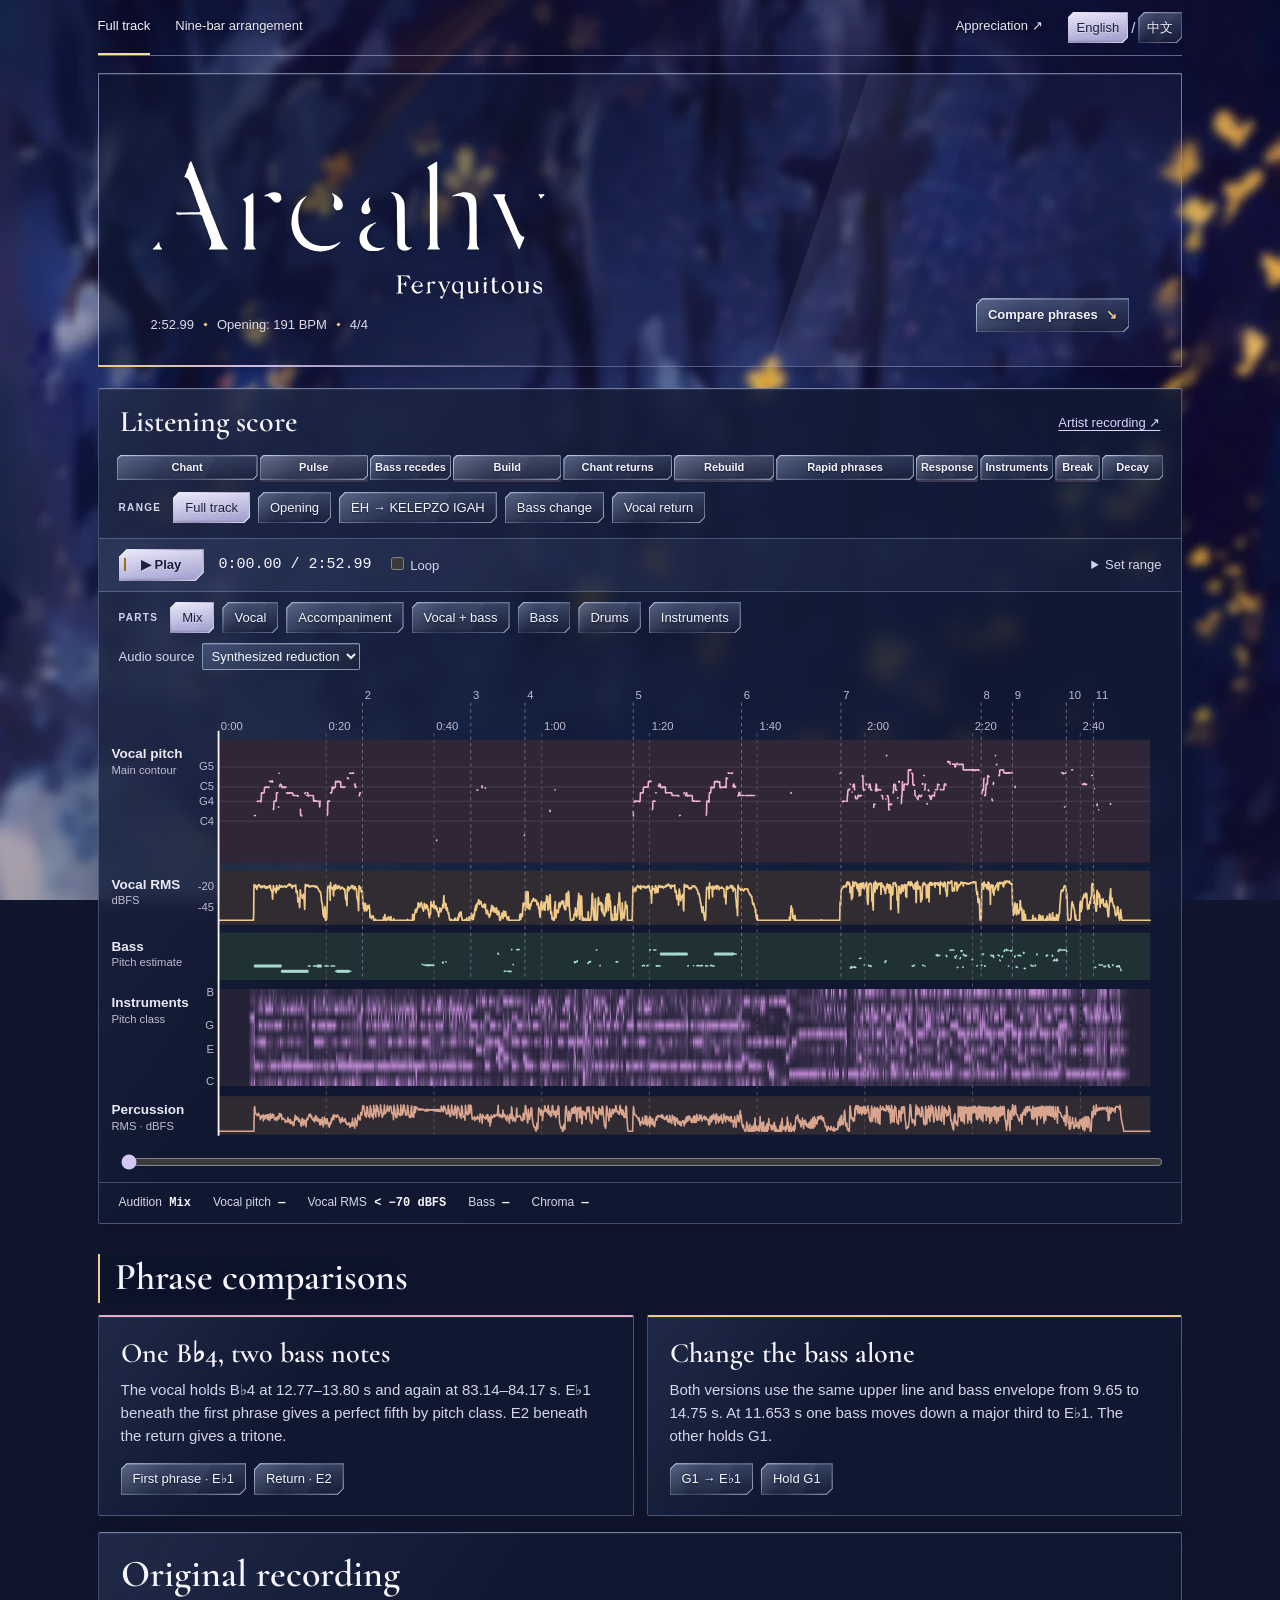
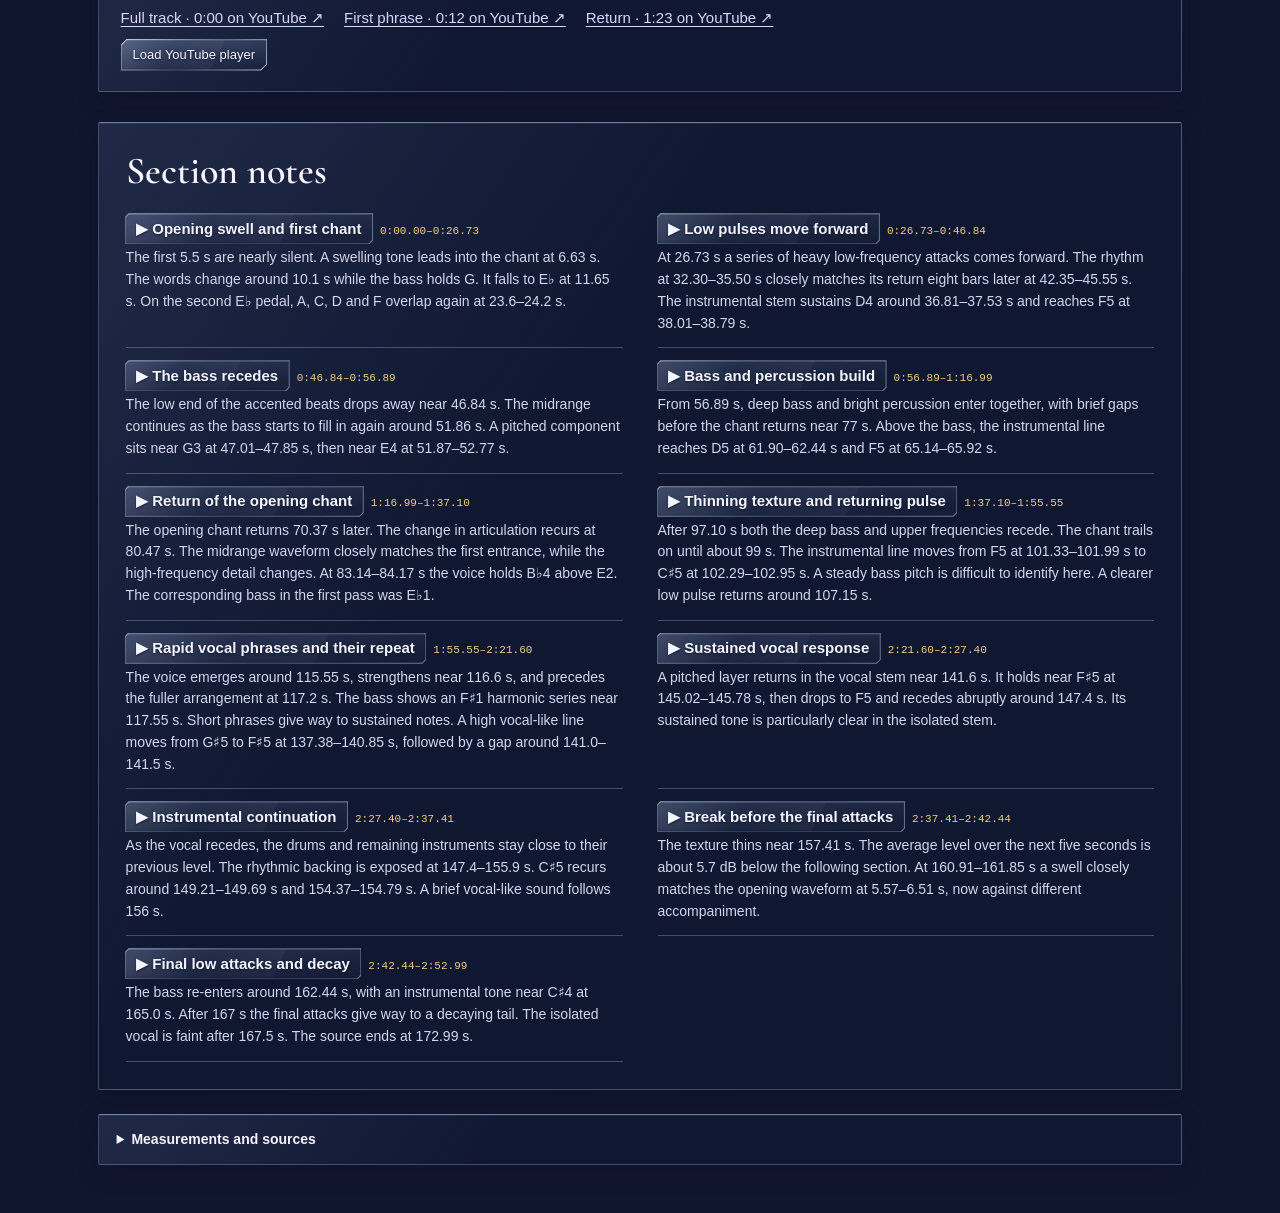
<file: index.html>
<!doctype html>
<html lang="en">
<head>
  <meta charset="utf-8">
  <meta name="viewport" content="width=device-width, initial-scale=1">
  <meta name="theme-color" content="#101223">
  <meta name="description" data-zh-content="Feryquitous《Arcahv》全曲听辨。跟随时间轴查看人声音高、低音和器乐音级，对照聆听两处乐句。" content="A time-aligned listening study of Arcahv by Feryquitous, with vocal pitch, bass, instrumental chroma and two A/B comparisons.">
  <title data-zh="Arcahv · 全曲听辨">Arcahv · Listening study</title>
  <link rel="icon" href="data:,">
  <link rel="stylesheet" href="style.css?v=arcahv-title">
  <link rel="stylesheet" href="controls.css?v=bilingual">
  <script src="language.js?v=bilingual" defer></script>
  <script src="media-source.js?v=bilingual" defer></script>
  <script src="appearance.js?v=bilingual" defer></script>
  <script src="official-player.js?v=bilingual" defer></script>
  <script src="full.js?v=bilingual" type="module"></script>
</head>
<body>
<main class="shell">
  <nav class="site-nav" aria-label="Study views" data-zh-aria-label="站内导航">
    <a href="index.html" aria-current="page" data-zh="全曲听辨">Full track</a>
    <a href="arrangement.html" data-zh="九小节配器谱">Nine-bar arrangement</a>
    <a class="external" href="https://github.com/glucksdrache/arcahv-appreciation/blob/main/README.md" data-zh-href="https://github.com/glucksdrache/arcahv-appreciation/blob/main/README.zh-CN.md" data-zh="赏析 ↗">Appreciation ↗</a>
    <button type="button" class="language-toggle" data-language-toggle>English / 中文</button>
  </nav>
  <header class="masthead">
    <div>
      <h1 class="release-title"><img src="assets/arcahv-title.svg" width="510" height="183" alt="Arcahv · Feryquitous"></h1>
      <p class="track-meta"><span>2:52.99</span><i></i><span data-zh="开头 191 BPM">Opening: 191 BPM</span><i></i><span>4/4</span></p>
    </div>
    <a class="hero-link" href="#comparisons"><span data-zh="乐句对照">Compare phrases</span> <span aria-hidden="true">↘</span></a>
  </header>
  <section class="panel score-panel" id="listen" aria-labelledby="score-title">
    <div class="panel-head"><h2 id="score-title" data-zh="听辨谱">Listening score</h2><a href="#release-player" data-zh="原曲录音 ↗">Artist recording ↗</a></div>
    <div class="score-nav" id="v-map" aria-label="Track sections" data-zh-aria-label="全曲段落"></div>
    <div id="v-presets" class="button-row scopes" aria-label="Listening range" data-zh-aria-label="试听范围">
      <span class="group-label" data-zh="播放范围">Range</span><button data-seg="whole" data-zh="全曲">Full track</button><button data-seg="opening" data-zh="开头">Opening</button>
      <button data-seg="phrase">EH → KELEPZO IGAH</button><button data-seg="turn" data-zh="低音转换">Bass change</button><button data-seg="return" data-zh="人声再现">Vocal return</button>
    </div>
    <div class="transport">
      <button class="play-button" id="v-play" aria-label="Play">▶ Play</button><output class="clock" id="v-clock">0:00.00 / 2:52.99</output>
      <label><input type="checkbox" id="v-loop"> <span data-zh="循环播放">Loop</span></label>
      <details class="custom-range" id="v-custom"><summary data-zh="自选片段">Set range</summary>
        <label><span data-zh="起点">From</span> <input id="v-a" type="number" min="0" max="172.99" step=".01"></label>
        <label><span data-zh="终点">To</span> <input id="v-b" type="number" min="0" max="172.99" step=".01"> <span data-zh="秒">s</span></label><button id="v-apply" data-zh="应用">Apply</button>
      </details>
    </div>
    <div class="button-row roles" id="v-modes" aria-label="Audible parts" data-zh-aria-label="试听声部">
      <span class="group-label" data-zh="声部">Parts</span><button data-vmode="0" data-zh="混音">Mix</button><button data-vmode="1" data-zh="人声">Vocal</button><button data-vmode="2" data-zh="伴奏">Accompaniment</button><button data-vmode="3" data-zh="人声与贝斯">Vocal + bass</button><button data-vmode="6" data-zh="贝斯">Bass</button><button data-vmode="7" data-zh="鼓组">Drums</button><button data-vmode="8" data-zh="器乐">Instruments</button>
    </div>
    <div class="source-row"><label for="source-choice" data-zh="音源">Audio source</label><select id="source-choice" aria-controls="stem-controls"><option value="guide" data-zh="合成还原">Synthesized reduction</option><option value="reference" data-zh="录音分轨">Recorded stems</option></select>
    </div>
    <div id="stem-controls" class="stem-controls" hidden>
      <div class="stem-row">
        <label for="recording-range" data-zh="录音片段">Recording</label>
        <select id="recording-range" aria-controls="excerpt-controls import-controls">
          <option value="excerpt" data-zh="开头九小节">Opening excerpt</option>
          <option value="full" data-zh="全曲 · 本地文件">Full track · local files</option>
        </select>
      </div>
      <div id="excerpt-controls">
        <div class="excerpt-heading">
          <span data-zh="九小节 · 5.370–16.679 秒">Nine bars · 5.370–16.679 s</span>
          <a href="https://feryquitous.bandcamp.com/album/arcahv">Feryquitous · © 2020 lowiro</a>
        </div>
        <div class="excerpt-parts" role="group" aria-label="Audible stems" data-zh-aria-label="试听分轨">
          <div class="excerpt-part">
            <button type="button" data-excerpt-part="vocal" aria-pressed="true" data-zh="人声">Vocal</button>
            <span class="excerpt-wave" aria-hidden="true"><svg viewBox="0 0 319 42" preserveAspectRatio="none"><use href="media/excerpt/waveforms.svg#vocal"/></svg></span>
          </div>
          <div class="excerpt-part">
            <button type="button" data-excerpt-part="bass" aria-pressed="true" data-zh="贝斯">Bass</button>
            <span class="excerpt-wave" aria-hidden="true"><svg viewBox="0 0 319 42" preserveAspectRatio="none"><use href="media/excerpt/waveforms.svg#bass"/></svg></span>
          </div>
          <div class="excerpt-part">
            <button type="button" data-excerpt-part="drums" aria-pressed="true" data-zh="鼓组">Drums</button>
            <span class="excerpt-wave" aria-hidden="true"><svg viewBox="0 0 319 42" preserveAspectRatio="none"><use href="media/excerpt/waveforms.svg#drums"/></svg></span>
          </div>
          <div class="excerpt-part">
            <button type="button" data-excerpt-part="instruments" aria-pressed="true" data-zh="器乐">Instruments</button>
            <span class="excerpt-wave" aria-hidden="true"><svg viewBox="0 0 319 42" preserveAspectRatio="none"><use href="media/excerpt/waveforms.svg#instruments"/></svg></span>
          </div>
        </div>
        <div class="excerpt-cues" role="group" aria-label="Seek to a listening cue" data-zh-aria-label="跳到听辨位置">
          <button type="button" data-excerpt-cue="10.10"><span data-zh="约 10.10 秒">≈10.10 s</span> <span data-zh="人声乐句起点">Vocal phrase onset</span></button>
          <button type="button" data-excerpt-cue="11.653"><span data-zh="11.65 秒">11.65 s</span> <span data-zh="低音从 G1 转到 E♭1">Bass G1 → E♭1</span></button>
          <button type="button" data-excerpt-cue="12.77"><span data-zh="12.77 秒">12.77 s</span> <span data-zh="低音 E♭1 上方的 B♭4 长音">Held B♭4 over E♭1</span></button>
        </div>
      </div>
      <div id="import-controls" hidden>
        <div class="stem-row">
          <label for="stem-role" data-zh="选择声部">Choose a part</label>
          <select id="stem-role"><option value="1" data-zh="人声">Vocal</option><option value="6" data-zh="贝斯">Bass</option><option value="7" data-zh="鼓组">Drums</option><option value="8" data-zh="器乐">Instruments</option><option value="2" data-zh="伴奏">Accompaniment</option><option value="3" data-zh="人声与贝斯">Vocal + bass</option><option value="0" data-zh="混音">Mix</option></select>
          <button type="button" id="import-stem" aria-describedby="stem-hint" data-zh="打开音频文件">Open audio file</button>
          <input id="stem-file" type="file" accept="audio/*,.wav,.flac,.ogg,.opus,.m4a,.mp3,.aac,.aif,.aiff" hidden>
        </div>
        <p id="stem-hint" data-zh="每个文件一个声部 · 0:00–2:52.99 · 在本机播放">One stem per file · 0:00–2:52.99 · Local playback</p>
      </div>
      <p id="ref-status" role="status"></p>
    </div>
    <p id="v-status" role="alert"></p>
    <div class="chart-scroll"><svg id="v-chart" viewBox="0 0 960 418" role="img" aria-label="Time-aligned vocal pitch, vocal level, bass, instrumental chroma and percussion level" data-zh-aria-label="沿时间轴显示人声音高、人声电平、低音、器乐音级与打击乐电平"></svg></div>
    <div class="seek-row"><input type="range" id="v-slider" step=".01" aria-label="Position in the source recording" data-zh-aria-label="原录音播放位置"></div>
    <div class="readouts"><span><span data-zh="当前声部">Audition</span> <strong id="v-listening">Mix</strong></span><span><span data-zh="人声音高">Vocal pitch</span> <strong id="v-current-pitch">—</strong></span><span><span data-zh="人声电平">Vocal RMS</span> <strong id="v-current-db">—</strong></span><span><span data-zh="低音">Bass</span> <strong id="v-current-bass">—</strong></span><span><span data-zh="音级">Chroma</span> <strong id="v-current-harm">—</strong></span></div>
    <p id="v-section-note" class="section-note" aria-live="polite"></p>
  </section>
  <section id="comparisons" class="comparisons">
    <h2 data-zh="乐句对照">Phrase comparisons</h2>
    <div class="pair">
      <article class="panel experiment">
        <h3 data-zh="同一个 B♭4，两种低音">One B♭4, two bass notes</h3><p data-zh="人声在 12.77–13.80 秒和 83.14–84.17 秒两次停留在 B♭4 上。把音程折算到一个八度内，第一次的低音 E♭1 与人声构成纯五度，第二次低音换成 E2，音程随之变为三全音。">The vocal holds B♭4 at 12.77–13.80 s and again at 83.14–84.17 s. E♭1 beneath the first phrase gives a perfect fifth by pitch class. E2 beneath the return gives a tritone.</p>
        <div class="button-row"><button data-natural="0" data-zh="初次出现 · E♭1">First phrase · E♭1</button><button data-natural="1" data-zh="乐句再现 · E2">Return · E2</button></div>
      </article>
      <article class="panel experiment">
        <h3 data-zh="只换低音">Change the bass alone</h3><p data-zh="两段都对应原曲的 9.65–14.75 秒，上方旋律和低音的强弱起伏相同。一段在 11.653 秒从 G1 下行大三度到 E♭1，另一段始终保持 G1。">Both versions use the same upper line and bass envelope from 9.65 to 14.75 s. At 11.653 s one bass moves down a major third to E♭1. The other holds G1.</p>
        <div class="button-row"><button data-vmode="4">G1 → E♭1</button><button data-vmode="5" data-zh="保持 G1">Hold G1</button></div>
      </article>
    </div>
  </section>
  <section class="panel" id="release-player" aria-label="Original recording" data-zh-aria-label="原曲录音"></section>
  <section class="notes" aria-labelledby="guide-title"><h2 id="guide-title" data-zh="分段听辨">Section notes</h2><div id="v-index" class="index"></div></section>
  <details class="panel methods"><summary data-zh="分析方法与来源">Measurements and sources</summary>
    <p data-zh="横轴从原录音的起始静音算起。人声音高曲线每 40 毫秒取一个点，音高难以辨认处留白。人声与打击乐的电平取短时均方根值，以 dBFS 表示。">The horizontal axis follows the source file, including its opening silence. The score plots the vocal contour at 40 ms intervals. Gaps mark frames without a sufficiently clear periodic pitch. Vocal and percussion levels are short-time RMS in dBFS.</p>
    <p data-zh="低音的音高依据低次谐波估算。器乐部分将各个八度的频谱峰值归入十二个音级，泛音和分轨时串入的其他声部也会影响结果。约 13.2–13.8 秒，D、F、A、C 在低音 E♭ 上方持续，这一处可以听作 Dm7/E♭。">The bass estimate follows the lower harmonics. Instrumental chroma folds spectral peaks into twelve pitch classes. Overtones and separation bleed can contribute to a peak. The sustained D, F, A and C above E♭ around 13.2–13.8 s support a local Dm7/E♭ reading.</p>
    <p data-zh="合成还原用振荡器重现人声的滑音、贝斯的谐波，以及器乐在各自音区中的音高，再用滤波后的噪声模拟气声、打击乐的起音和音效的尾音。开头九小节也可以直接听录音分出的四个声部。">Oscillators follow the vocal slides, bass harmonics and instrumental pitches in their measured registers. Filtered noise supplies breath, percussion attacks and effect tails. The recorded excerpt presents the four separated parts over the opening nine bars.</p>
    <p><span data-zh="背景取自 lowiro 为">The background uses a blurred version of lowiro’s artwork for </span><em data-zh="《Arcaea》">Arcaea</em><span data-zh="绘制的">, </span><a href="https://arcaea.fandom.com/wiki/Story/Black_Fate#Entry_VS-8" data-zh="Black Fate 篇 VS-8">Black Fate, entry VS-8</a><span data-zh="剧情插画，经模糊处理。">. </span><button id="import-scene" class="quiet-button" data-zh="选择背景图片">Choose local background</button> <button id="reset-scene" class="quiet-button" hidden data-zh="恢复 VS-8 背景">Restore VS-8 background</button><input hidden type="file" accept="image/jpeg,image/png,image/webp" id="scene-file"><span id="scene-status" role="status"></span></p>
  </details>
</main>
</body>
</html>
</file>
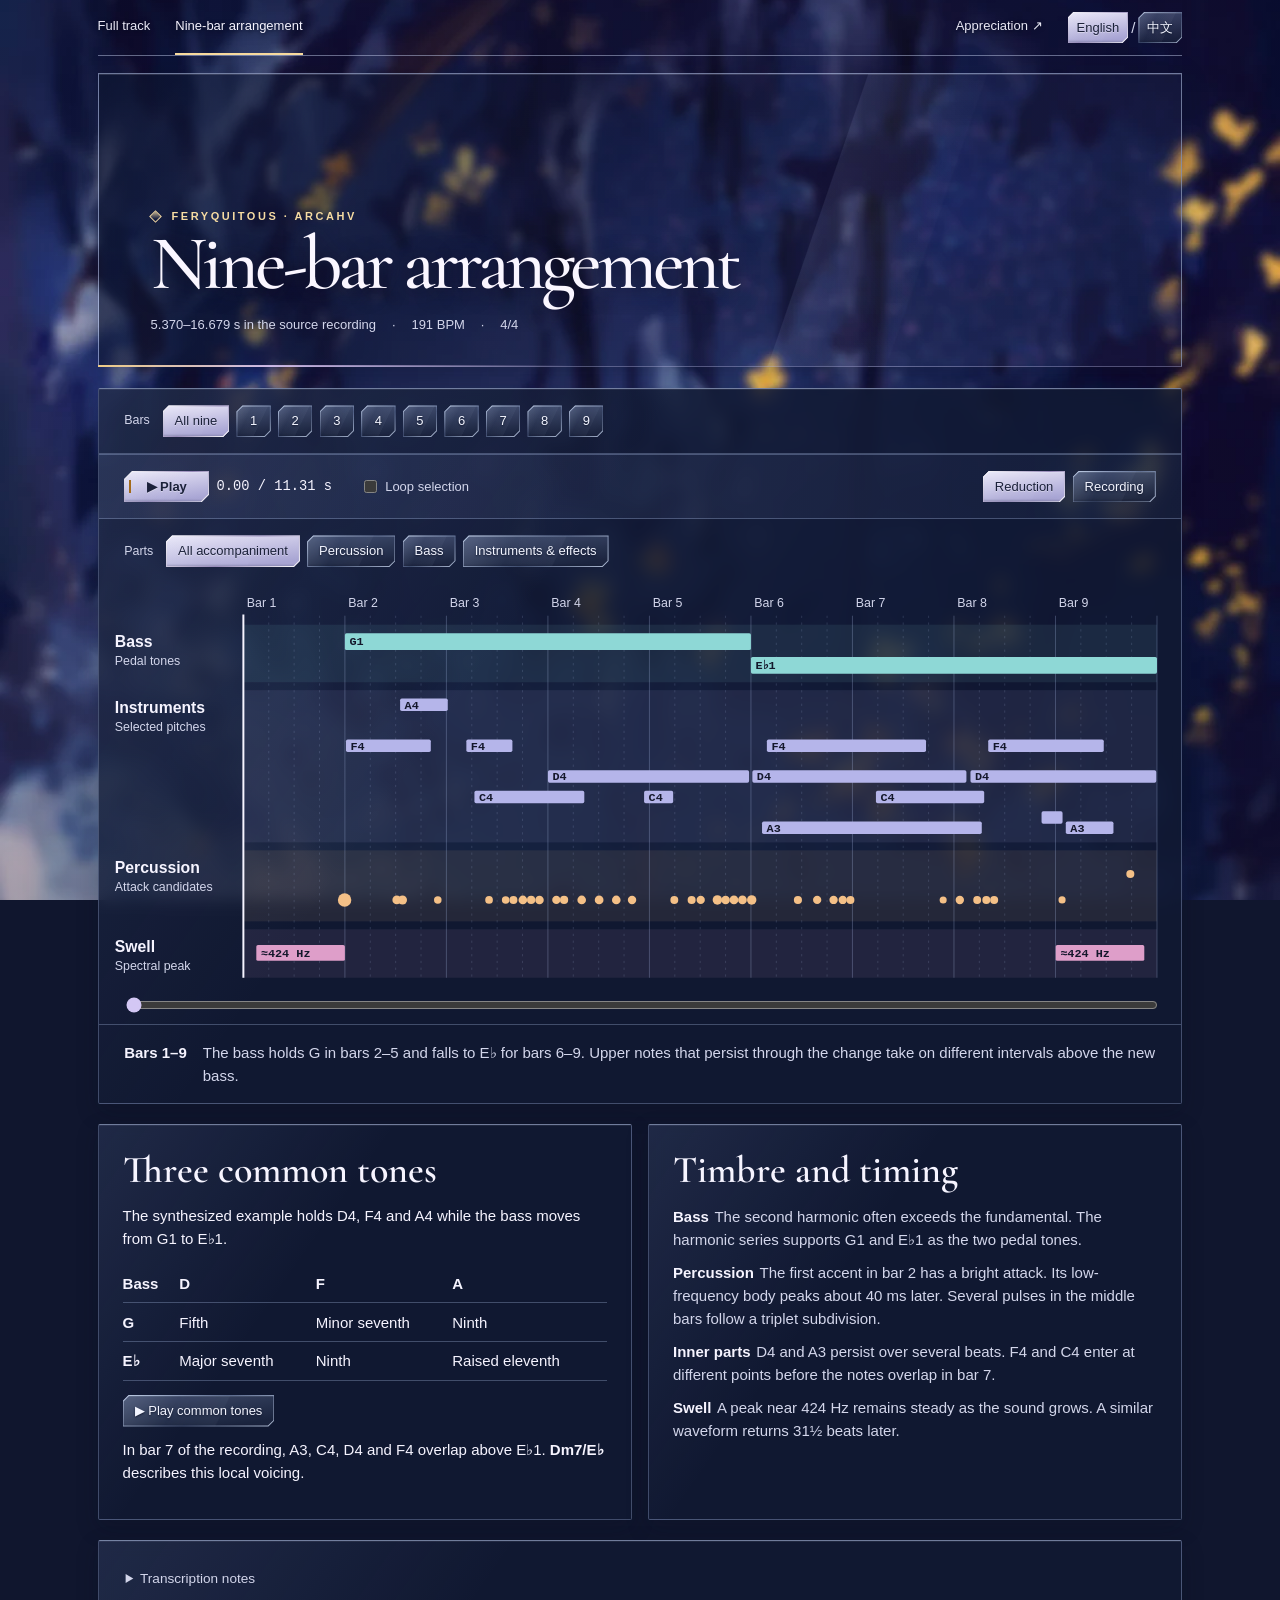
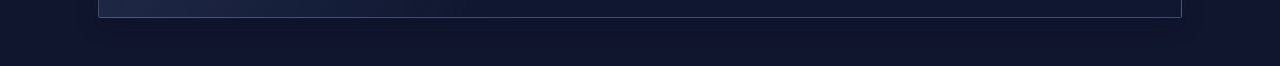
<file: arrangement.html>
<!doctype html>
<html lang="en">
<head>
  <meta charset="utf-8">
  <meta name="viewport" content="width=device-width, initial-scale=1">
  <meta name="theme-color" content="#14162a">
  <title data-zh="九小节配器谱 · Arcahv">Nine-bar arrangement · Arcahv</title>
  <link rel="stylesheet" href="style.css?v=bilingual">
  <link rel="stylesheet" href="arrangement.css?v=bilingual">
  <link rel="stylesheet" href="controls.css?v=bilingual">
  <link rel="icon" href="data:,">
  <script src="language.js" defer></script>
  <script src="media-source.js?v=bilingual"></script>
  <script src="appearance.js?v=bilingual" defer></script>
  <script type="module" src="arrangement.js?v=bilingual"></script>
</head>
<body class="arrangement-page">
  <main class="shell">
    <nav class="site-nav" aria-label="Study views" data-zh-aria-label="站内导航">
      <a href="index.html" data-zh="全曲听辨">Full track</a>
      <a href="arrangement.html" aria-current="page" data-zh="九小节配器谱">Nine-bar arrangement</a>
      <a class="external" href="https://github.com/glucksdrache/arcahv-appreciation/blob/main/README.md" data-zh-href="https://github.com/glucksdrache/arcahv-appreciation/blob/main/README.zh-CN.md" data-zh="赏析 ↗">Appreciation ↗</a>
      <button type="button" class="language-toggle" data-language-toggle>English / 中文</button>
    </nav>
    <header class="masthead">
      <div>
        <p class="eyebrow">Feryquitous · Arcahv</p>
        <h1 data-zh="九小节配器谱">Nine-bar arrangement</h1>
        <p class="arr-meta"><span data-zh="原录音 5.370–16.679 秒">5.370–16.679 s in the source recording</span> <span class="arr-divider">·</span> 191 BPM <span class="arr-divider">·</span> 4/4</p>
      </div>
    </header>

    <section class="panel arr-player" aria-label="Arrangement player" data-zh-aria-label="配器谱播放器">
      <div class="arr-picks">
        <div class="button-row arr-bars" id="bars" role="group" aria-label="Select a bar" data-zh-aria-label="选择小节">
          <span class="arr-label" data-zh="小节">Bars</span>
          <button type="button" data-bar="0" aria-pressed="true" data-zh="全部九小节">All nine</button>
        </div>
      </div>
      <div class="transport arr-transport">
        <button id="play" type="button" class="play-button" aria-label="Play arrangement">▶ Play</button>
        <output id="clock" class="arr-clock" aria-live="off">0.00 / 11.31 s</output>
        <label class="arr-repeat"><input type="checkbox" id="loop"> <span data-zh="循环选段">Loop selection</span></label>
        <div class="button-row arr-modes" id="modes" role="group" aria-label="Audio source" data-zh-aria-label="音源">
          <button type="button" data-mode="1" aria-pressed="true" data-zh="合成谱例">Reduction</button>
          <button type="button" data-mode="0" aria-pressed="false" data-zh="录音分轨">Recording</button>
        </div>
      </div>
      <div class="button-row arr-roles" id="roles" role="group" aria-label="Audible parts" data-zh-aria-label="选择试听声部">
        <span class="arr-label" data-zh="声部">Parts</span>
        <button type="button" data-role="-1" aria-pressed="true" data-zh="全部伴奏">All accompaniment</button>
        <button type="button" data-role="0" aria-pressed="false" data-zh="打击乐">Percussion</button>
        <button type="button" data-role="1" aria-pressed="false" data-zh="贝斯">Bass</button>
        <button type="button" data-role="2" aria-pressed="false" data-zh="器乐与音效">Instruments &amp; effects</button>
      </div>
      <div class="chart-scroll arr-chart-scroll">
        <svg id="score" viewBox="0 0 960 365" role="group"
          aria-label="Score events. Use the left and right arrow keys to inspect events, and Enter or Space to seek." data-zh-aria-label="配器谱。用左右方向键查看各个音符和起音，按回车或空格跳到相应位置。"></svg>
      </div>
      <p id="score-detail" class="arr-score-detail"></p>
      <div class="arr-seek"><input id="seek" aria-label="Position in the excerpt, in seconds" data-zh-aria-label="选段内的播放位置（秒）" type="range" min="0" max="11.309" value="0" step="0.001"></div>
      <div class="arr-cue"><strong id="bar-title">Bars 1–9</strong><p id="bar-note"></p></div>
    </section>
    <p id="error" role="status" class="arr-error"></p>

    <div class="arr-reading">
      <section class="panel arr-copy">
        <h2 data-zh="三个共同音">Three common tones</h2>
        <p data-zh="谱例中，D4、F4 和 A4 持续不变，低音从 G1 降到 E♭1。">The synthesized example holds D4, F4 and A4 while the bass moves from G1 to E♭1.</p>
        <table>
          <thead><tr><th scope="col" data-zh="低音">Bass</th><th scope="col">D</th><th scope="col">F</th><th scope="col">A</th></tr></thead>
          <tbody>
            <tr><th scope="row">G</th><td data-zh="纯五度">Fifth</td><td data-zh="小七度">Minor seventh</td><td data-zh="九度">Ninth</td></tr>
            <tr><th scope="row">E♭</th><td data-zh="大七度">Major seventh</td><td data-zh="九度">Ninth</td><td data-zh="升十一度">Raised eleventh</td></tr>
          </tbody>
        </table>
        <button id="common-tones" type="button" aria-pressed="false">▶ Play common tones</button>
        <p><span data-zh="录音里，第 7 小节的低音 E♭1 上方同时响着 A3、C4、D4 和 F4，可记作 ">In bar 7 of the recording, A3, C4, D4 and F4 overlap above E♭1. </span><b>Dm7/E♭</b><span data-zh="。"> describes this local voicing.</span></p>
      </section>
      <section class="panel arr-copy">
        <h2 data-zh="音色与节奏">Timbre and timing</h2>
        <dl class="arr-findings">
          <div><dt data-zh="贝斯">Bass</dt><dd data-zh="第二谐波常比基频更强。根据整组谐波，可以辨出 G1 和 E♭1 两个持续低音。">The second harmonic often exceeds the fundamental. The harmonic series supports G1 and E♭1 as the two pedal tones.</dd></div>
          <div><dt data-zh="打击乐">Percussion</dt><dd data-zh="第 2 小节的第一个重音以明亮的敲击声起头，约 40 毫秒后低频才达到峰值。片段中部的几次低频脉冲落在三连音的位置上。">The first accent in bar 2 has a bright attack. Its low-frequency body peaks about 40 ms later. Several pulses in the middle bars follow a triplet subdivision.</dd></div>
          <div><dt data-zh="内声部">Inner parts</dt><dd data-zh="D4 和 A3 延续数拍，F4 和 C4 先后加入，到第 7 小节四个音叠在一起。">D4 and A3 persist over several beats. F4 and C4 enter at different points before the notes overlap in bar 7.</dd></div>
          <div><dt data-zh="渐强音效">Swell</dt><dd data-zh="音量渐强时，频谱中的一个峰始终在 424 Hz 附近。31 拍半后，相似的波形再次出现。">A peak near 424 Hz remains steady as the sound grows. A similar waveform returns 31½ beats later.</dd></div>
        </dl>
      </section>
    </div>
    <details class="arr-method">
      <summary data-zh="转写说明">Transcription notes</summary>
      <p id="method"></p>
      <p><a href="data/arrangement.mid" download data-zh="下载九小节谱例（MIDI）">Download the nine-bar MIDI reduction</a></p>
    </details>
  </main>
</body>
</html>
</file>
<file: style.css>
@font-face {
  font-family: Cormorant;
  src: url("assets/type/CormorantGaramond.ttf") format("truetype");
  font-weight: 300 700;
  font-display: swap;
}
:root {
  color-scheme: dark;
  --bg: #10162e;
  --panel: rgba(17, 26, 51, 0.83);
  --ink: #f6f4ff;
  --muted: #d3d6eb;
  --line: rgba(180, 198, 239, 0.30);
  --accent: #d9d5ff;
  --pink: #e7abc8;
  --gold: #eecc86;
  --mint: #a8dccd;
  --serif: Cormorant, "Baskervville", Georgia, serif;
  --scene: url("assets/vs8-landscape.webp");
  --scene-portrait: url("assets/vs8-portrait.webp");
}
* {
  box-sizing: border-box;
}
html {
  scroll-behavior: smooth;
  background: var(--bg);
}
body {
  margin: 0;
  isolation: isolate;
  color: var(--ink);
  font:
    15px/1.55 Inter,
    "Segoe UI",
    sans-serif;
}
body::before {
  content: "";
  position: fixed;
  z-index: -1;
  inset: 0;
  pointer-events: none;
  background-color: var(--bg);
  background-image:
    linear-gradient(180deg, rgba(10, 16, 38, .18), transparent 42%, rgba(11, 17, 37, .34)),
    var(--scene);
  background-position: center, center 42%;
  background-size: cover;
  background-repeat: no-repeat;
}
@media (orientation: portrait) {
  body::before {
    background-image:
      linear-gradient(180deg, rgba(12, 19, 43, .26), rgba(15, 22, 49, .12) 36%, rgba(14, 20, 45, .42)),
      var(--scene-portrait);
    background-position: center;
  }
}
.shell {
  width: min(1200px, 100%);
  padding: 0 clamp(14px, 4.5vw, 65px) 48px;
  margin: auto;
}
.site-nav {
  min-height: 56px;
  display: flex;
  gap: 25px;
  align-items: stretch;
  border-bottom: 1px solid rgba(202, 214, 245, .46);
}
a {
  color: var(--accent);
  text-underline-offset: 3px;
}
.site-nav a {
  display: flex;
  align-items: center;
  text-decoration: none;
  color: #e9e8f5;
  text-shadow: 0 1px 4px #0a1024;
  font-size: 13px;
  border-bottom: 2px solid transparent;
}
.site-nav a[aria-current="page"] {
  border-color: #f9dc9f;
  color: var(--ink);
}
.site-nav .external {
  margin-left: auto;
}
.masthead {
  position: relative;
  isolation: isolate;
  display: flex;
  justify-content: space-between;
  gap: 15px;
  align-items: flex-end;
  min-height: clamp(238px, 23vw, 314px);
  padding: 34px clamp(20px, 4.2vw, 52px);
  margin: 17px 0 21px;
  background:
    linear-gradient(109deg, transparent 65%, rgba(202, 213, 255, .09) 65.1%, rgba(202, 213, 255, .02) 75%, transparent 75.2%),
    linear-gradient(100deg, rgba(13, 21, 48, .68), rgba(28, 38, 72, .22) 51%, rgba(85, 100, 151, .09));
  border: 1px solid rgba(198, 212, 248, .52);
  border-bottom-color: rgba(192, 192, 232, .36);
  box-shadow: inset 0 1px 0 rgba(255, 255, 255, .13), 0 7px 24px rgba(7, 14, 32, .27);
}
.masthead::after {
  content: "";
  position: absolute;
  left: -1px;
  bottom: -1px;
  width: 44%;
  height: 2px;
  background: linear-gradient(90deg, var(--gold), rgba(224, 202, 249, .87) 36%, transparent);
  pointer-events: none;
}
.eyebrow,
.group-label {
  font:
    600 11px/1.4 Inter,
    "Segoe UI",
    sans-serif;
  letter-spacing: 0.13em;
  text-transform: uppercase;
  color: var(--muted);
}
.eyebrow {
  display: flex;
  align-items: center;
  gap: 12px;
  color: #f6dca3;
  letter-spacing: 0.23em;
  margin: 0 0 2px;
}
.eyebrow::before {
  content: "";
  width: 7px;
  height: 7px;
  transform: rotate(45deg);
  border: 1px solid #f4d9a4;
  background: linear-gradient(135deg, rgba(242, 215, 162, .8), transparent 75%);
}
.masthead h1 {
  margin: 0;
  font: 500 clamp(62px, 9vw, 107px)/0.98 var(--serif);
  letter-spacing: -0.055em;
  color: #faf6ff;
  text-shadow: 0 2px 22px #131227;
}
.arrangement-page .masthead h1 {
  font-size: clamp(45px, 6.5vw, 77px);
}
.release-title img {
  display: block;
  width: clamp(238px, 31vw, 420px);
  max-width: 100%;
  height: auto;
  filter: drop-shadow(0 1px 5px rgba(11, 16, 34, .45));
}
.track-meta,
.arr-meta {
  display: flex;
  flex-wrap: wrap;
  align-items: center;
  gap: 10px;
  margin: 16px 0 0;
  color: #dfdbea;
  font:
    13px "Segoe UI",
    sans-serif;
}
.track-meta i {
  width: 3px;
  height: 3px;
  transform: rotate(45deg);
  background: var(--gold);
}
.hero-link {
  color: #f6efff;
  text-decoration: none;
  padding: 6px 11px;
  border: 1px solid rgba(211, 216, 252, .58);
  background: linear-gradient(155deg, rgba(129, 146, 195, .32), rgba(19, 27, 51, .68) 65%);
  box-shadow: inset 0 1px rgba(255, 255, 255, .20);
  font-size: 13px;
  font-weight: 600;
  text-shadow: 0 1px 4px #19162b;
}
.hero-link [aria-hidden] {
  color: var(--gold);
  margin-left: 5px;
}
h2,
h3,
p {
  margin: 0;
}
h2,
h3 {
  font-family: var(--serif);
  font-weight: 600;
  line-height: 1.15;
}
h2 {
  font-size: clamp(29px, 3vw, 38px);
}
h3 {
  font-size: 28px;
}
.panel, .notes, .arr-method {
  background:
    linear-gradient(125deg, rgba(133, 152, 209, .13), transparent 37%),
    var(--panel);
  border: 1px solid var(--line);
  border-top-color: rgba(195, 210, 246, .54);
  border-radius: 2px;
  box-shadow: inset 0 1px rgba(235, 240, 255, .07), 0 8px 22px rgba(7, 12, 29, .22);
  -webkit-backdrop-filter: blur(8px);
  backdrop-filter: blur(8px);
}
.notes, .arr-method {
  padding: clamp(15px, 2.5vw, 27px);
}
.panel-head,
.button-row,
.transport,
.source-row,
.readouts {
  display: flex;
  align-items: center;
  gap: 8px;
  flex-wrap: wrap;
}
.panel-head {
  padding: 16px 21px 5px;
  justify-content: space-between;
}
.panel-head a {
  font-size: 13px;
}
.panel-head h2 {
  font-size: 30px;
}
.score-nav {
  display: flex;
  gap: 2px;
  margin: 10px 18px 0;
}
.score-nav button {
  min-width: 0;
  white-space: nowrap;
  overflow: hidden;
  text-overflow: ellipsis;
  border: 0;
  border-bottom: 2px solid #8982ad;
  border-radius: 0;
  padding: 5px 3px;
  background: #303249;
  color: #e4e1ee;
  font-size: 11px;
  font-weight: 600;
}
.score-nav button:nth-child(2n) {
  background: #3b3a52;
}
.score-nav button[aria-pressed="true"] {
  color: #18162e;
  background: var(--accent);
}
button,
.button {
  font: inherit;
  font-size: 13px;
  line-height: 1.35;
  color: var(--ink);
  background: #23263d;
  border: 1px solid #575971;
  border-radius: 3px;
  padding: 6px 11px;
  cursor: pointer;
  text-decoration: none;
}
button:hover,
.button:hover {
  border-color: var(--accent);
  background: #34374f;
}
button:disabled {
  opacity: 0.54;
  cursor: wait;
}
button[aria-pressed="true"],
button[data-active="true"] {
  border-color: #c4b2fb;
  background: #c6b7f1;
  color: #201b35;
}
button:focus-visible,
a:focus-visible,
input:focus-visible,
summary:focus-visible,
select:focus-visible {
  outline: 2px solid var(--gold);
  outline-offset: 3px;
}
.scopes,
.roles,
.transport,
.source-row {
  padding: 10px 20px;
}
.scopes {
  padding-bottom: 15px;
}
.group-label {
  margin-right: 4px;
  font-size: 10px;
  min-width: 38px;
}
.transport {
  border-block: 1px solid var(--line);
  gap: 15px;
  background: linear-gradient(90deg, rgba(106, 122, 176, .16), rgba(99, 116, 166, .06));
}
.transport label,
.source-row,
.custom-range {
  font-size: 13px;
  color: var(--muted);
}
.transport input[type="checkbox"] {
  accent-color: var(--accent);
}
.clock,
.readouts strong,
.index small {
  font-variant-numeric: tabular-nums;
  font-family: Consolas, "Courier New", monospace;
}
.play-button {
  background: var(--accent);
  color: #201b35;
  border-color: var(--accent);
  min-width: 85px;
  font-weight: 700;
}
.play-button:hover {
  background: #d5c9fa;
  color: #171325;
}
.custom-range {
  margin-left: auto;
}
.custom-range summary,
.methods summary {
  cursor: pointer;
}
.custom-range input,
select {
  font: inherit;
  color: var(--ink);
  background: var(--bg);
  border: 1px solid var(--line);
  border-radius: 2px;
  padding: 4px;
}
.custom-range input {
  width: 72px;
}
.custom-range[open] label {
  margin-right: 4px;
}
.source-row {
  padding-top: 0;
  gap: 8px;
}
.stem-controls {
  margin: 0 20px 10px;
  padding: 10px 12px;
  border-inline-start: 2px solid var(--line);
  background: rgba(123, 144, 204, .08);
  color: var(--muted);
  font-size: 13px;
}
.stem-row,
.excerpt-heading,
.excerpt-cues {
  display: flex;
  align-items: center;
  flex-wrap: wrap;
  gap: 6px 10px;
}
.stem-controls select {
  min-height: 32px;
  max-width: 100%;
}
.excerpt-heading {
  justify-content: space-between;
  margin: 10px 0 6px;
  font-size: 12px;
  font-variant-numeric: tabular-nums;
}
.excerpt-heading a {
  color: var(--muted);
}
.excerpt-parts {
  border-block: 1px solid var(--line);
}
.excerpt-part {
  display: grid;
  grid-template-columns: minmax(84px, 102px) minmax(0, 1fr);
  align-items: center;
  column-gap: 12px;
  padding: 3px 0;
  color: var(--pink);
}
.excerpt-part + .excerpt-part {
  border-top: 1px solid rgb(177 194 233 / 14%);
}
.excerpt-part:has([data-excerpt-part="bass"]) { color: var(--mint); }
.excerpt-part:has([data-excerpt-part="drums"]) { color: var(--gold); }
.excerpt-part:has([data-excerpt-part="instruments"]) { color: var(--accent); }
.excerpt-part button {
  min-height: 32px;
  text-align: left;
}
.excerpt-wave {
  display: block;
  position: relative;
  height: 30px;
  background: linear-gradient(var(--line), var(--line)) center / 100% 1px no-repeat;
}
.excerpt-wave svg {
  display: block;
  width: 100%;
  height: 100%;
  fill: currentColor;
}
.excerpt-part button[aria-pressed="false"] + .excerpt-wave svg {
  opacity: .22;
}
.excerpt-wave::after {
  content: "";
  position: absolute;
  inset-block: 0;
  left: clamp(0px, var(--excerpt-progress, 0%), calc(100% - 1px));
  width: 1px;
  background: #fff1cd;
}
.excerpt-cues {
  margin-top: 8px;
}
.excerpt-cues button {
  font-size: 12px;
}
.excerpt-cues button span:first-child {
  color: var(--gold);
  font-variant-numeric: tabular-nums;
  margin-inline-end: 3px;
}
#import-controls {
  margin-top: 10px;
  padding-top: 10px;
  border-top: 1px solid var(--line);
}
#stem-hint,
#ref-status {
  margin: 5px 0;
  font-size: 12px;
}
#ref-status {
  color: var(--gold);
}
#ref-status:empty {
  display: none;
}
.shell :is(.score-panel, .comparisons, .v-entry) button:disabled {
  cursor: default;
}
.quiet-button {
  padding: 3px 7px;
  font-size: 12px;
  color: var(--muted);
}
.chart-scroll {
  overflow-x: auto;
  overscroll-behavior-x: contain;
  margin: 0;
}
.chart-scroll svg {
  display: block;
  width: 100%;
  min-width: 710px;
  height: auto;
}
.v-head {
  fill: #ebe8f6;
  font-size: 12px;
  font-weight: 600;
}
.v-axis {
  fill: #c0bbcf;
  font-size: 10px;
}
.v-label {
  fill: #e9dba9;
  font-size: 11px;
}
.seek-row {
  padding: 0 20px 6px;
}
input[type="range"] {
  width: 100%;
  accent-color: var(--accent);
}
.readouts {
  border-top: 1px solid var(--line);
  padding: 10px 20px;
  gap: 4px 22px;
  color: var(--muted);
  font-size: 12px;
}
.readouts strong {
  color: var(--ink);
  margin-left: 4px;
}
.section-note {
  border-top: 1px solid var(--line);
  padding: 10px 20px;
  font-size: 14px;
  background: rgba(106, 122, 176, .10);
}
.section-note:empty,
#v-status:empty {
  display: none;
}
#v-status {
  color: var(--gold);
  padding: 0 20px;
}
.comparisons,
.notes {
  margin-top: 30px;
}
.comparisons > h2 {
  display: table;
  margin: 0;
  padding: 2px 15px 4px;
  background: linear-gradient(98deg, rgba(12, 20, 42, .86), rgba(12, 20, 42, .68) 86%, transparent);
  border-left: 2px solid var(--gold);
  text-shadow: 0 1px 6px #10152c;
}
.pair,
.index {
  display: grid;
  grid-template-columns: 1fr 1fr;
  gap: 13px;
}
.pair {
  margin: 12px 0;
}
.experiment {
  padding: 20px 22px;
  border-top: 2px solid var(--pink);
}
.experiment:nth-child(2) {
  border-top-color: var(--gold);
}
.experiment p,
.methods p,
.v-entry p {
  color: var(--muted);
}
.experiment p {
  margin: 8px 0 16px;
}
.experiment .button-row button {
  font-size: 13px;
}
#release-player {
  padding: 20px 22px;
  margin: 16px 0;
}
#release-player p {
  color: var(--muted);
  margin: 6px 0;
}
#release-player iframe {
  display: block;
  width: min(100%, 720px);
  aspect-ratio: 16/9;
  height: auto;
  border: 0;
  margin-top: 10px;
}
.index {
  margin-top: 8px;
  column-gap: 35px;
  row-gap: 0;
}
.v-entry {
  padding: 13px 0;
  border-bottom: 1px solid var(--line);
}
.v-entry button {
  border: 0;
  padding: 0;
  color: var(--ink);
  background: none;
  font-size: 15px;
  font-weight: 650;
}
.v-entry button:hover {
  color: var(--accent);
}
.v-entry small {
  color: var(--gold);
  margin-left: 8px;
  font-size: 11px;
}
.v-entry p {
  font-size: 14px;
  margin-top: 4px;
}
.methods {
  padding: 14px 18px;
  margin-top: 24px;
  font-size: 14px;
}
.methods p {
  margin: 9px 0;
}
.methods summary {
  font-weight: 600;
}
[hidden] {
  display: none !important;
}
@media (max-width: 760px) {
  .shell {
    padding-inline: 13px;
  }
  .site-nav {
    min-height: 46px;
    gap: 18px;
  }
  .masthead {
    min-height: 198px;
    padding: 22px 18px;
  }
  .score-nav {
    display: grid;
    grid-template-columns: repeat(4, minmax(0, 1fr));
    margin: 9px 10px 0;
  }
  .score-nav button {
    min-height: 31px;
  }
  .pair,
  .index {
    grid-template-columns: 1fr;
  }
  .transport,
  .roles,
  .scopes,
  .source-row,
  .panel-head,
  .readouts {
    padding-inline: 12px;
  }
  .custom-range {
    margin-left: 0;
  }
  .hero-link {
    font-size: 12px;
    padding: 5px 8px;
    white-space: nowrap;
  }
  .track-meta {
    font-size: 11px;
  }
  .v-entry small {
    display: block;
    margin: 3px 0;
  }
  .source-row {
    align-items: center;
  }
  .stem-controls {
    margin-inline: 12px;
  }
}
@media (prefers-reduced-motion: reduce) {
  html {
    scroll-behavior: auto;
  }
}
@media (min-width: 761px) {
  .score-nav button {
    min-width: max-content;
    padding-inline: 5px;
  }
}
@media (max-width: 480px) {
  .masthead {
    display: grid;
    align-content: end;
    grid-template-columns: minmax(0, 1fr);
    gap: 8px;
  }
  .hero-link {
    justify-self: end;
  }
  .track-meta {
    margin-top: 8px;
  }
}
@media (max-width: 360px) {
  .score-nav {
    grid-template-columns: repeat(3, minmax(0, 1fr));
  }
}
</file>
<file: controls.css>
/* The face and its bevel are separate from the hit area and keyboard outline. */
.site-nav .language-toggle {
  display: inline-flex;
  align-self: center;
  align-items: center;
  gap: 3px;
  color: var(--muted);
  white-space: nowrap;
}
.site-nav .language-toggle button {
  font: 500 13px/1.2 "Segoe UI", "PingFang SC", "Microsoft YaHei", sans-serif;
  padding: 7px 8px;
}
html:lang(zh) {
  --serif: Cormorant, "Songti SC", "Noto Serif CJK SC", SimSun, serif;
}
html:lang(zh) body {
  font-family: "Segoe UI", "PingFang SC", "Microsoft YaHei", "Noto Sans CJK SC", sans-serif;
}
html:lang(zh) :is(h2, h3) { line-height: 1.35; }
html:lang(zh) .arrangement-page .masthead h1 { letter-spacing: .015em; line-height: 1.18; }
html:lang(zh) :is(.arr-cue p, .arr-findings, .v-entry p, .experiment p, .methods p) { line-height: 1.75; }
@media (max-width: 520px) {
  .site-nav {
    display: grid;
    grid-template-columns: auto 1fr;
    gap: 0 12px;
    padding-block: 4px;
  }
  .site-nav a { min-height: 34px; width: fit-content; }
  .site-nav > :nth-child(2), .site-nav .language-toggle { justify-self: end; }
  .site-nav .external { margin-left: 0; }
}
.shell :is(button, .hero-link) {
  --cut: 6px;
  --face-top: rgb(100 116 154 / 58%);
  --face-bottom: rgb(30 39 65 / 74%);
  --edge-light: rgb(217 231 255 / 78%);
  --edge-dark: rgb(131 154 203 / 35%);
}

.shell :is(button, .hero-link):where(:not([hidden])) {
  position: relative;
  z-index: 0;
  isolation: isolate;
  border-color: transparent;
  border-radius: 2px;
  background: transparent;
  color: #f3f5ff;
  text-shadow: 0 1px 2px #141b31;
  touch-action: manipulation;
}

.shell :is(button, .hero-link)::before,
.shell :is(button, .hero-link)::after {
  content: "";
  position: absolute;
  inset: -1px;
  z-index: -1;
  pointer-events: none;
}

.shell :is(button, .hero-link)::before {
  clip-path: polygon(
    0 var(--cut), var(--cut) 0, 100% 0,
    100% calc(100% - var(--cut)), calc(100% - var(--cut)) 100%, 0 100%
  );
  background:
    linear-gradient(var(--inlay, transparent), var(--inlay, transparent)) 5px center / 2px 42% no-repeat,
    linear-gradient(116deg, rgb(224 234 255 / 13%), transparent 34%, rgb(221 228 255 / 4%) 64%, transparent 65%),
    linear-gradient(172deg, var(--face-top), var(--face-bottom) 86%);
  box-shadow:
    inset 0 2px 0 rgb(244 248 255 / 9%),
    inset 0 -2px 2px rgb(12 18 37 / 18%);
  transition: filter 130ms ease-out;
}

/* An open centre keeps the refracted edge from tinting the whole glass face. */
.shell :is(button, .hero-link)::after {
  background: linear-gradient(146deg, var(--edge-light), var(--edge-dark) 53%, var(--edge-light));
  clip-path: polygon(
    0 var(--cut), var(--cut) 0, 100% 0,
    100% calc(100% - var(--cut)), calc(100% - var(--cut)) 100%, 0 100%, 0 var(--cut),
    1px calc(var(--cut) + .4px), 1px calc(100% - 1px),
    calc(100% - var(--cut) - .4px) calc(100% - 1px),
    calc(100% - 1px) calc(100% - var(--cut) - .4px),
    calc(100% - 1px) 1px, calc(var(--cut) + .4px) 1px, 1px calc(var(--cut) + .4px)
  );
}

.shell .score-nav button {
  --cut: 4px;
}

.shell .score-nav button::before,
.shell .score-nav button::after {
  inset: 0;
}

.shell .quiet-button,
.shell .v-entry button {
  --cut: 4px;
  --face-top: rgb(82 100 141 / 36%);
  --face-bottom: rgb(29 37 62 / 48%);
  --edge-light: rgb(192 211 245 / 52%);
}

.shell .v-entry button {
  padding: .3em .7em;
  text-align: start;
}

.shell button.play-button,
.shell button[aria-pressed="true"],
.shell button[data-active="true"] {
  --face-top: rgb(243 240 255 / 97%);
  --face-bottom: rgb(177 173 221 / 94%);
  --edge-light: #ffffff;
  --edge-dark: #978ab9;
  color: #1b213a;
  text-shadow: 0 1px 0 rgb(255 255 255 / 36%);
}

.shell .play-button {
  --inlay: #a36b1a;
  --cut: 8px;
}

.shell button:disabled {
  opacity: .53;
  cursor: wait;
}

@media (hover: hover) {
  .shell :is(button:enabled, .hero-link):hover::before {
    filter: brightness(1.22);
  }
  .shell :is(button:enabled, .hero-link):hover::after {
    background: linear-gradient(146deg, #eef4ff, #b2a0d8 55%, #edf4ff);
  }
}

.shell :is(button:enabled, .hero-link):active::before {
  filter: brightness(.88);
}

.shell select,
.shell .custom-range input {
  color: #f3f5ff;
  background: linear-gradient(155deg, rgb(75 92 131 / 72%), rgb(27 35 58 / 90%));
  border: 1px solid rgb(187 204 235 / 64%);
  border-radius: 2px;
  box-shadow: inset 0 1px 0 rgb(245 248 255 / 15%);
}

.shell select option {
  background-color: #242c46;
  color: #f3f5ff;
}

.shell input:is([type="checkbox"], [type="range"]) {
  accent-color: #d3c7f4;
}

.shell :is(button, select, input):focus-visible {
  outline: 2px solid #ffe3a5;
  outline-offset: 2px;
}

@media (prefers-reduced-motion: reduce) {
  .shell :is(button, .hero-link)::before {
    transition: none;
  }
}

@media (forced-colors: active) {
  .shell :is(button, .hero-link):where(:not([hidden])) {
    border: 1px solid ButtonText;
    background: ButtonFace;
    color: ButtonText;
    text-shadow: none;
  }
  .shell :is(button, .hero-link)::before,
  .shell :is(button, .hero-link)::after {
    display: none;
  }
  .shell button[aria-pressed="true"] {
    background: Highlight;
    color: HighlightText;
  }
}
</file>
<file: arrangement.css>
.arrangement-page .shell {
  padding-bottom:3rem;
}

.arr-meta,.arr-label,.arr-repeat,.arr-method,.arr-cue p,.arr-findings dd {
  color:var(--muted,#b7b6c9);
}

.arr-meta .arr-divider {
  padding:0 .45em;
}

.arr-player {
  padding:0;
  overflow:hidden;
}

.arr-picks,.arr-transport,.arr-roles,.arr-seek,.arr-cue {
  padding:1rem clamp(.9rem,2.5vw,1.6rem);
}

.arr-picks,.arr-transport {
  border-bottom:1px solid var(--line,#3b3d55);
}

.arr-player .button-row,.arr-player .arr-transport {
  display:flex;
  align-items:center;
  gap:.45rem;
  flex-wrap:wrap;
}

.arr-label {
  font-size:.78rem;
  margin-right:.35rem;
}

.arr-bars button {
  min-width:2.15rem;
}

.arr-modes {
  margin-left:auto;
}

.arr-clock,.arr-meta,.arr-chart-scroll svg text {
  font-variant-numeric:tabular-nums;
}

.arr-clock {
  font-family:Consolas,monospace;
  font-size:.86rem;
  min-width:8.5rem;
}

.arr-repeat {
  font-size:.85rem;
  display:flex;
  align-items:center;
  gap:.35rem;
}

.arr-repeat input,.arr-seek input {
  accent-color:var(--accent,#b1c6ff);
}

.arr-chart-scroll {
  overflow-x:auto;
  overscroll-behavior-x:contain;
}

.arr-chart-scroll svg {
  display:block;
  width:100%;
  min-width:630px;
  height:auto;
}

.arr-chart-scroll .lane-name {
  fill:var(--ink,#f2f2fc);
  font-size:14px;
  font-weight:600;
}

.arr-chart-scroll .axis {
  fill:var(--muted,#b7b6c9);
  font-size:11px;
}

.arr-chart-scroll .grid {
  stroke:var(--line,#46495e);
  stroke-width:.8;
}

.arr-chart-scroll .minor {
  stroke-dasharray:2 4;
  opacity:.6;
}

.arr-chart-scroll .note-label {
  fill:#14172b;
  font:600 10.5px/1 Consolas,monospace;
  pointer-events:none;
}

.arr-chart-scroll .head {
  stroke:var(--ink,#fff);
  stroke-width:1.75;
  pointer-events:none;
}

.arr-event {
  cursor:pointer;
}

.arr-event[aria-current=true] {
  stroke:var(--ink,#fff);
  stroke-width:2;
}

.arr-event:focus-visible {
  outline:2px solid var(--gold,#eecc86);
  outline-offset:2px;
}

.arr-score-detail {
  padding:.3rem clamp(.9rem,2.5vw,1.6rem) .65rem;
  color:var(--ink,#f2f2fc);
  font-size:.84rem;
  font-variant-numeric:tabular-nums;
}

.arr-score-detail:empty {
  display:none;
}

@media(pointer:coarse) {
  .arr-event:not([aria-current=true]) {
    stroke:transparent;
    stroke-width:6;
  }
}

.arr-seek {
  padding-top:0;
  padding-bottom:.55rem;
}

.arr-seek input {
  width:100%;
  display:block;
}

.arr-cue {
  border-top:1px solid var(--line,#3b3d55);
  display:flex;
  align-items:baseline;
  gap:1rem;
}

.arr-cue strong {
  white-space:nowrap;
}

.arr-cue p,.arr-method p {
  margin:0;
}

.arr-reading {
  display:grid;
  grid-template-columns:1fr 1fr;
  gap:1rem;
  margin:1.25rem 0;
}

.arr-copy {
  padding:clamp(1rem,2vw,1.5rem);
}

.arr-copy p {
  margin:.7rem 0;
}

.arr-copy table {
  border-collapse:collapse;
  width:100%;
  margin:.9rem 0;
}

.arr-copy th,.arr-copy td {
  text-align:left;
  border-bottom:1px solid var(--line,#3b3d55);
  padding:.45rem .35rem .45rem 0;
}

.arr-findings {
  margin:.75rem 0 0;
}

.arr-findings div {
  margin:.6rem 0;
}

.arr-findings dt {
  font-weight:600;
  display:inline;
}

.arr-findings dd {
  display:inline;
  margin-left:.35rem;
}

.arr-error:empty {
  display:none;
}

.arr-error {
  color:var(--pink,#efadca);
}

.arr-method {
  font-size:.85rem;
}

.arr-method summary {
  cursor:pointer;
}

.arr-method p {
  margin:.6rem 0;
  max-width:88ch;
}

@media(max-width:720px) {
  .arr-meta {
    display:block;
    line-height:1.55;
  }

  .arr-meta [data-zh] + .arr-divider {
    display:block;
    height:0;
    overflow:hidden;
  }

  .arr-reading {
    grid-template-columns:1fr;
  }

  .arr-modes {
    margin-left:0;
  }

  .arr-cue {
    display:block;
  }

  .arr-cue p {
    margin-top:.35rem;
  }

  .arr-bars button {
    min-width:1.7rem;
    padding:.25rem .4rem;
  }

  .arr-picks,.arr-transport,.arr-roles {
    padding-block:.7rem;
  }

}
</file>
